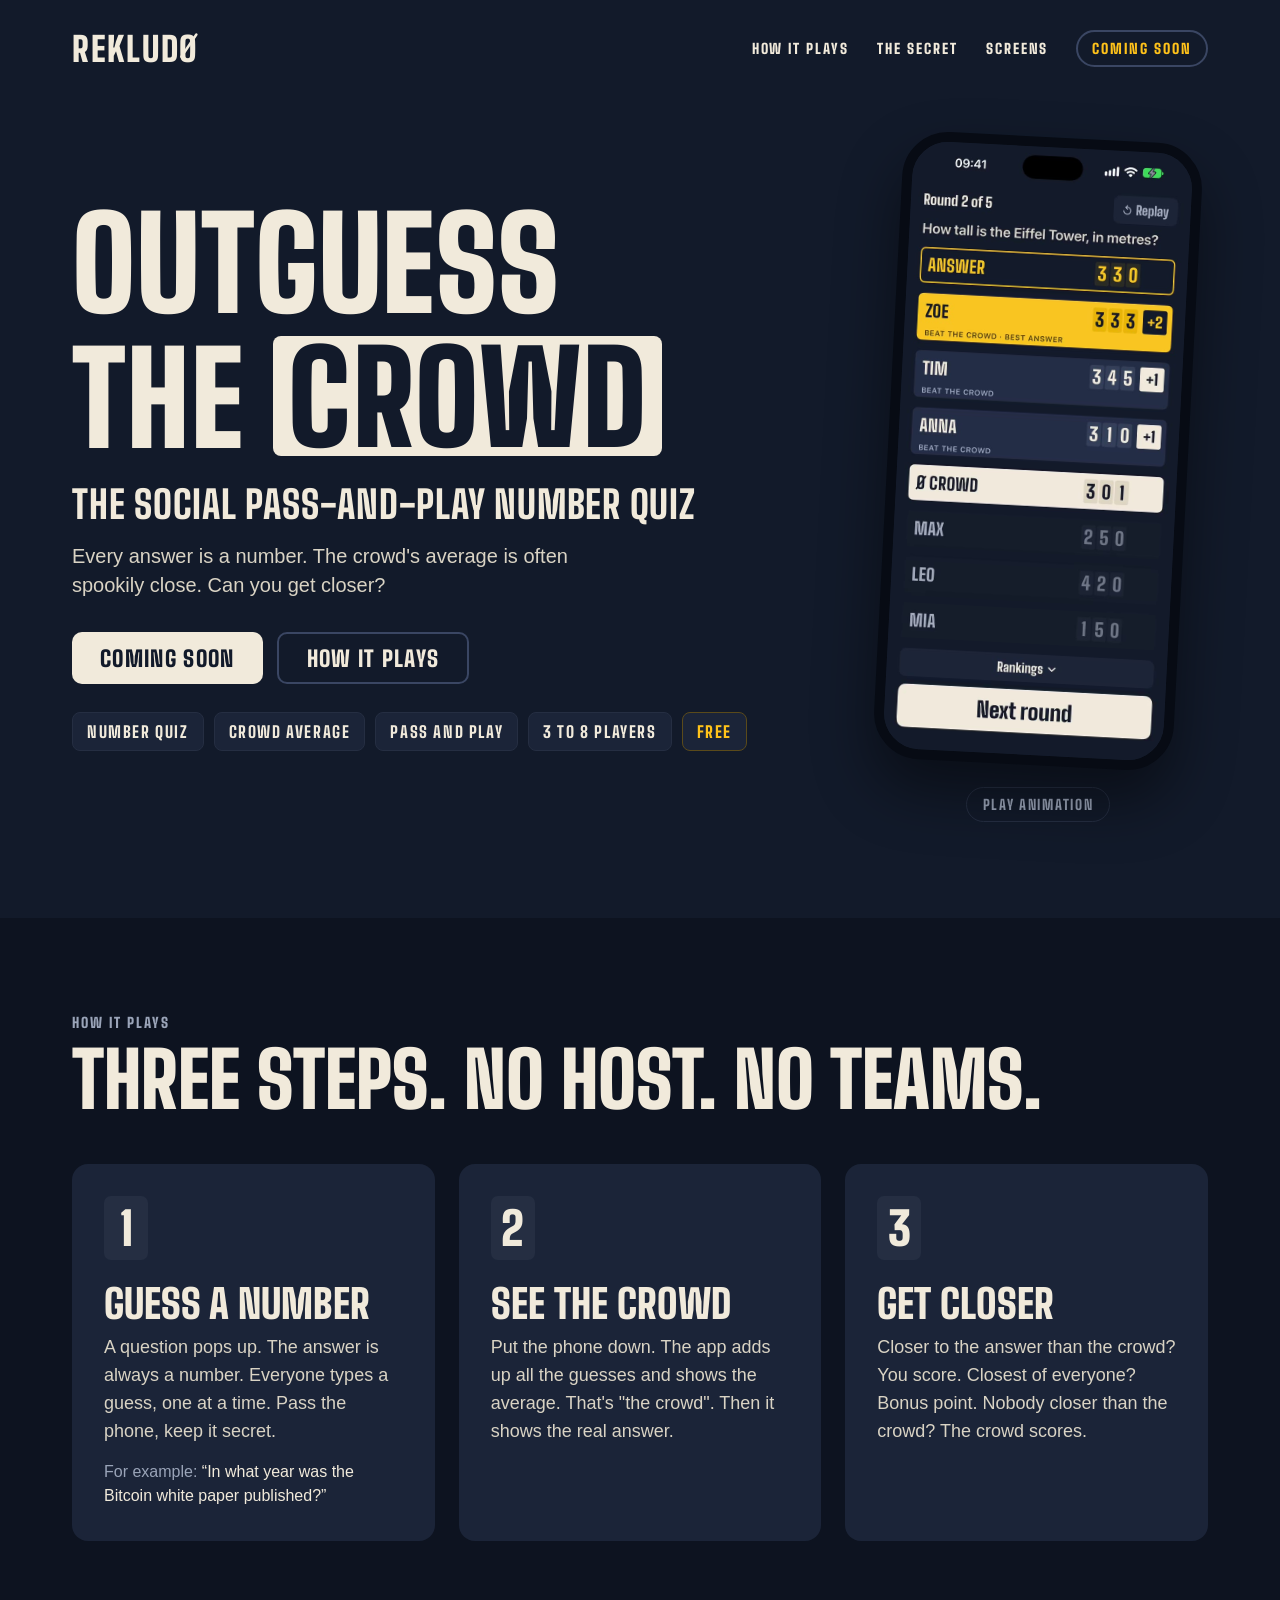
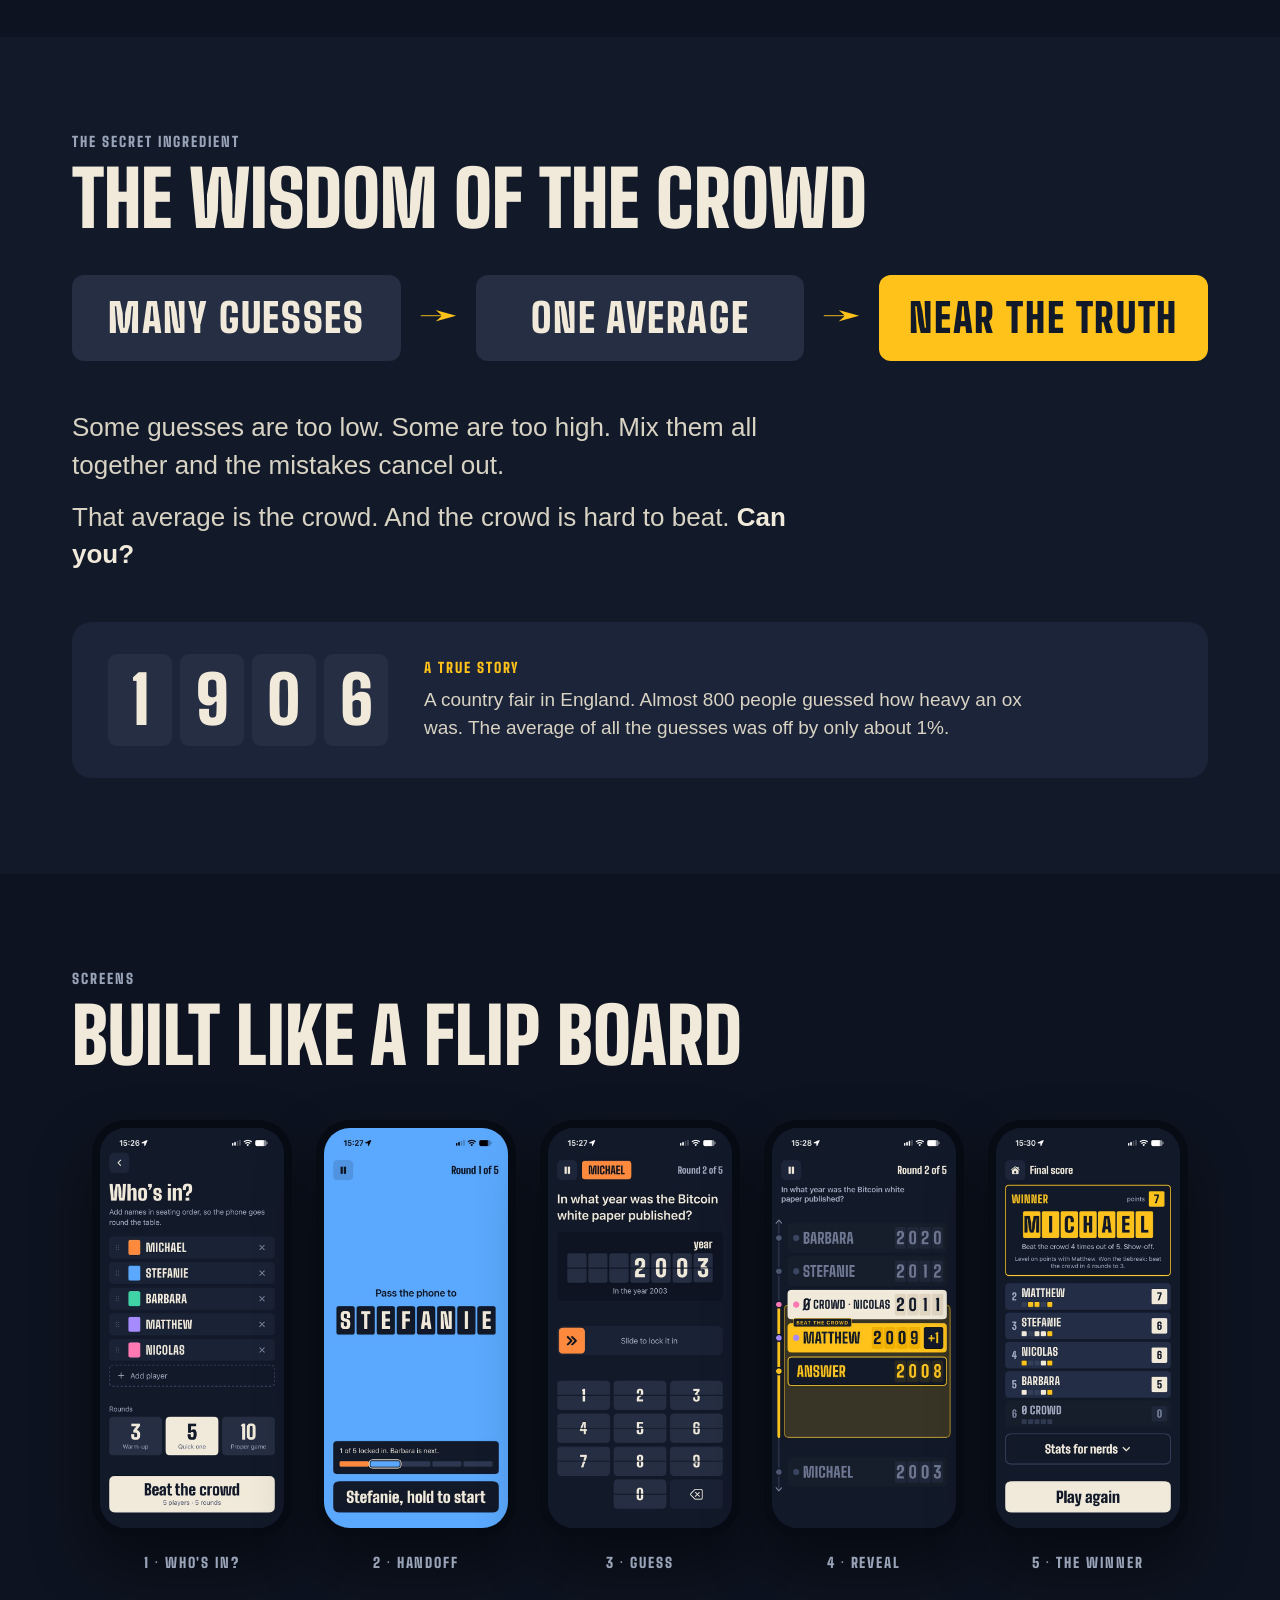
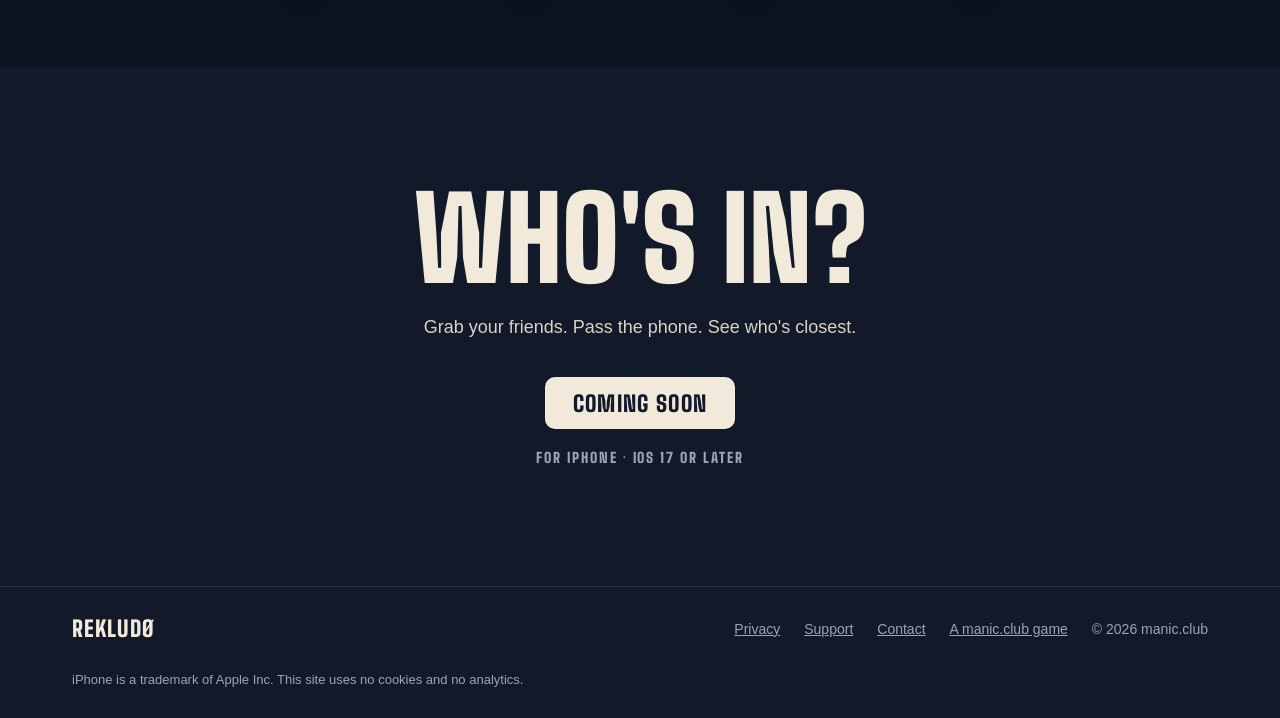
<file: index.html>
<!doctype html>
<html lang="en">
<head>
<meta charset="utf-8">
<script>document.documentElement.className += " js";</script>
<meta name="viewport" content="width=device-width, initial-scale=1, viewport-fit=cover">
<title>Rekludo: Outguess the crowd. The social pass-and-play number quiz.</title>
<meta name="description" content="A social pass-and-play number quiz for 3 to 8 players. Every answer is a number. Everyone guesses, the crowd's average appears next to the truth, and the closest player wins. Free for iPhone.">
<meta name="theme-color" content="#121A2A">
<meta name="color-scheme" content="dark">
<link rel="canonical" href="https://rekludo.com/">
<link rel="icon" type="image/png" sizes="32x32" href="img/favicon-32.png">
<link rel="apple-touch-icon" href="img/apple-touch-icon.png">
<link rel="preload" href="img/reveal-poster.jpg" as="image">
<link rel="preload" href="fonts/BigShoulders.woff2" as="font" type="font/woff2" crossorigin>
<link rel="stylesheet" href="style.css">
<meta property="og:type" content="website">
<meta property="og:site_name" content="Rekludo">
<meta property="og:title" content="Rekludo: Outguess the crowd.">
<meta property="og:description" content="The social pass-and-play number quiz. Everyone guesses a number, the crowd's average shows up, and the closest player wins.">
<meta property="og:url" content="https://rekludo.com/">
<meta property="og:image" content="https://rekludo.com/img/og-image.jpg">
<meta property="og:image:width" content="1200">
<meta property="og:image:height" content="630">
<meta property="og:image:alt" content="Rekludo: Beat the crowd, next to a phone showing a round result">
<meta name="twitter:card" content="summary_large_image">
<meta name="twitter:image" content="https://rekludo.com/img/og-image.jpg">
<!-- At launch, add: <meta name="apple-itunes-app" content="app-id=6835205482"> -->
</head>
<body>
<a class="skip" href="#main">Skip to content</a>

<header class="wrap nav">
  <a class="logo" href="/" aria-label="Rekludo home" data-roll>REKLUD<span class="oslash" aria-hidden="true">O<svg viewBox="0 0 100 100" preserveAspectRatio="none" focusable="false"><line x1="12" y1="88" x2="88" y2="12" pathLength="1"/></svg></span></a>
  <nav class="nav-links" aria-label="Main">
    <a class="cap" href="#how">How it plays</a>
    <a class="cap" href="#why">The secret</a>
    <a class="cap" href="#screens">Screens</a>
    <span class="pill">Coming soon</span>
  </nav>
</header>

<main id="main">
  <section class="wrap hero" aria-labelledby="hero-title">
    <div class="hero-text">
      <h1 id="hero-title" data-roll aria-label="Outguess the crowd"><span class="l1">Outguess</span><span class="l2">the <span class="box">crowd</span></span></h1>
      <p class="tagline">The social pass-and-play number quiz</p>
      <p class="hook">Every answer is a number. The crowd's average is often spookily close. Can you get closer?</p>
      <div class="actions">
        <span class="btn btn-soon">Coming soon</span>
        <a class="btn btn-line" href="#how">How it plays</a>
      </div>
      <ul class="chips" aria-label="At a glance">
        <li>Number quiz</li>
        <li>Crowd average</li>
        <li>Pass and play</li>
        <li>3 to 8 players</li>
        <li>Free</li>
      </ul>
    </div>
    <div class="hero-phone">
      <div class="phone-col">
        <div class="phone tilt">
          <video id="hero-video" autoplay muted loop playsinline preload="auto" width="640" height="1390" poster="img/reveal-poster.jpg"
                 aria-label="Rekludo reveal: the crowd's average lands at 301, the answer is 330, and three players beat the crowd and score">
            <source src="video/reveal-hero.mp4" type="video/mp4">
          </video>
        </div>
        <button id="vtoggle" class="vtoggle" type="button" aria-controls="hero-video" aria-pressed="false">Pause animation</button>
      </div>
    </div>
  </section>

  <section id="how" class="band" aria-labelledby="how-title">
    <div class="wrap">
      <div class="cap">How it plays</div>
      <h2 id="how-title">Three steps. No host. No teams.</h2>
      <ol class="steps">
        <li class="step">
          <span class="t" aria-hidden="true">1</span>
          <h3>Guess a number</h3>
          <p>A question pops up. The answer is always a number. Everyone types a guess, one at a time. Pass the phone, keep it secret.</p>
          <p class="eg">For example: <q>In what year was the Bitcoin white paper published?</q></p>
        </li>
        <li class="step">
          <span class="t" aria-hidden="true">2</span>
          <h3>See the crowd</h3>
          <p>Put the phone down. The app adds up all the guesses and shows the average. That's "the crowd". Then it shows the real answer.</p>
        </li>
        <li class="step">
          <span class="t" aria-hidden="true">3</span>
          <h3>Get closer</h3>
          <p>Closer to the answer than the crowd? You score. Closest of everyone? Bonus point. Nobody closer than the crowd? The crowd scores.</p>
        </li>
      </ol>
    </div>
  </section>

  <section id="why" class="wrap why" aria-labelledby="why-title">
    <div class="cap">The secret ingredient</div>
    <h2 id="why-title" style="margin-bottom: 40px">The wisdom of the crowd</h2>
    <div class="formula" role="img" aria-label="Many guesses, averaged, land near the truth">
      <span class="ft">Many guesses</span><span class="fo" aria-hidden="true">&rarr;</span><span class="ft">One average</span><span class="fo" aria-hidden="true">&rarr;</span><span class="ft gold">Near the truth</span>
    </div>
    <div class="why-copy">
      <p>Some guesses are too low. Some are too high. Mix them all together and the mistakes cancel out.</p>
      <p>That average is the crowd. And the crowd is hard to beat. <strong>Can you?</strong></p>
    </div>
    <figure class="fact">
      <div class="fact-tiles" aria-hidden="true"><span class="t">1</span><span class="t">9</span><span class="t">0</span><span class="t">6</span></div>
      <figcaption><span class="cap">A true story</span>A country fair in England. Almost 800 people guessed how heavy an ox was. The average of all the guesses was off by only about 1%.</figcaption>
    </figure>
  </section>

  <section id="screens" class="band screens" aria-labelledby="screens-title">
    <div class="wrap">
    <div class="cap">Screens</div>
    <h2 id="screens-title" style="margin-bottom:48px">Built like a flip board</h2>
    <ul class="shots">
      <li><div class="phone small"><img loading="lazy" src="img/setup.jpg" width="620" height="1347" alt="Setup screen: who's in? Five players and the rounds to choose from"></div><div class="cap">1 · Who's in?</div></li>
      <li><div class="phone small"><img loading="lazy" src="img/handoff.jpg" width="620" height="1347" alt="Handoff screen: pass the phone to Stefanie, hold to start"></div><div class="cap">2 · Handoff</div></li>
      <li><div class="phone small"><img loading="lazy" src="img/guess.jpg" width="620" height="1347" alt="Guess screen with a year on flap tiles and a number keypad"></div><div class="cap">3 · Guess</div></li>
      <li><div class="phone small"><img loading="lazy" src="img/reveal.jpg" width="620" height="1347" alt="Reveal in mid-animation: the crowd, the answer and a player landing on the axis"></div><div class="cap">4 · Reveal</div></li>
      <li><div class="phone small"><img loading="lazy" src="img/final.jpg" width="620" height="1347" alt="Final score: the winner's name on yellow flap tiles above the ranking"></div><div class="cap">5 · The winner</div></li>
    </ul>
    </div>
  </section>
  <section class="wrap cta" aria-labelledby="cta-title">
    <h2 id="cta-title">Who's in?</h2>
    <p>Grab your friends. Pass the phone. See who's closest.</p>
    <span class="btn btn-soon">Coming soon</span>
    <div class="cap">For iPhone · iOS 17 or later</div>
  </section>
</main>

<footer class="foot">
  <div class="foot-in">
    <a class="logo" href="/" aria-label="Rekludo home">REKLUD<span class="oslash" aria-hidden="true">O<svg viewBox="0 0 100 100" preserveAspectRatio="none" focusable="false"><line x1="12" y1="88" x2="88" y2="12" pathLength="1"/></svg></span></a>
    <div class="foot-links">
      <a href="https://manic.club/privacy/rekludo/">Privacy</a>
      <a href="https://manic.club/support/">Support</a>
      <a href="mailto:info@manic.club">Contact</a>
      <a href="https://manic.club">A manic.club game</a>
      <span>© 2026 manic.club</span>
    </div>
  </div>
  <p class="foot-fine">iPhone is a trademark of Apple Inc. This site uses no cookies and no analytics.</p>
</footer>
<script>
/* Rolling letters on load (like the app's Home screen): the logo and the headline roll through random letters and lock
   left to right, the O's slash draws last. Plays once; skipped for reduced motion; afterwards the original markup is put back. */
(function () {
  var root = document.documentElement;
  var targets = Array.prototype.slice.call(document.querySelectorAll('[data-roll]'));
  var reduce = window.matchMedia && matchMedia('(prefers-reduced-motion: reduce)').matches;
  if (reduce || !targets.length || !window.requestAnimationFrame) { root.classList.add('roll-on'); return; }
  var LETTERS = 'ABCDEFGHIJKLMNOPRSTUVY', TICK = 65;
  function wrap(node, list) {
    if (node.nodeType === 3) {
      var frag = document.createDocumentFragment();
      Array.prototype.forEach.call(node.nodeValue, function (ch) {
        if (/\s/.test(ch)) { frag.appendChild(document.createTextNode(ch)); return; }
        var s = document.createElement('span'); s.className = 'rc'; s.setAttribute('aria-hidden', 'true'); s.textContent = ch;
        frag.appendChild(s); list.push({ el: s, ch: ch, i: list.length });
      });
      node.parentNode.replaceChild(frag, node);
    } else if (node.nodeType === 1 && node.tagName.toLowerCase() !== 'svg') {
      Array.prototype.slice.call(node.childNodes).forEach(function (n) { wrap(n, list); });
    }
  }
  function prepare(el, delay, step, base) {
    var job = { el: el, orig: el.innerHTML, list: [], delay: delay, started: false, done: false };
    el.style.visibility = 'hidden';
    Array.prototype.slice.call(el.childNodes).forEach(function (n) { wrap(n, job.list); });
    job.list.forEach(function (l) { l.w = l.el.getBoundingClientRect().width; });
    job.list.forEach(function (l) {          // fixed widths, so rolling letters never move the layout
      l.el.style.display = 'inline-block'; l.el.style.width = l.w + 'px'; l.el.style.textAlign = 'center';
      l.lock = delay + base + l.i * step;
    });
    measure(job);
    el.classList.add('rolling');
    return job;
  }
  function measure(job) {        // how wide every rolling letter is, so a wide letter can be squeezed into a narrow slot
    var first = job.list[0]; job.cw = {};
    if (!first) return;
    var probe = first.el.cloneNode(false);
    probe.style.cssText = 'position:absolute;visibility:hidden;white-space:nowrap;width:auto;transform:none;display:inline-block';
    first.el.parentNode.appendChild(probe);
    for (var i = 0; i < LETTERS.length; i++) { probe.textContent = LETTERS.charAt(i); job.cw[LETTERS.charAt(i)] = probe.getBoundingClientRect().width; }
    probe.parentNode.removeChild(probe);
  }
  function start() {
    var jobs;
    try {
      jobs = [prepare(targets[0], 0, 60, 280)].concat(targets.slice(1).map(function (t) { return prepare(t, 200, 42, 380); }));
    } catch (e) { root.classList.add('roll-on'); targets.forEach(function (t) { t.style.visibility = ''; }); return; }
    root.classList.add('roll-on');
    var t0 = performance.now();
    (function frame(now) {
      var t = now - t0, alive = false;
      jobs.forEach(function (job) {
        if (job.done) return;
        if (t < job.delay) { alive = true; return; }
        if (!job.started) { job.started = true; job.el.style.visibility = ''; }
        var open = false;
        job.list.forEach(function (l) {
          var e = t - job.delay;
          if (t < l.lock) {
            open = true;
            var b = Math.floor(e / TICK), p = (e % TICK) / TICK;
            if (b !== l.b) { l.b = b; l.cur = LETTERS.charAt((b * 7 + l.i * 5) % LETTERS.length); l.el.textContent = l.cur; }
            var sx = Math.min(1, l.w / (job.cw[l.cur] || l.w));
            l.el.style.transform = 'scale(' + sx.toFixed(3) + ',' + Math.max(0.15, Math.abs(Math.cos(Math.PI * p))).toFixed(3) + ')';
          } else {
            if (!l.locked) {
              l.locked = true; l.el.textContent = l.ch;
              var o = l.el.closest ? l.el.closest('.oslash') : null; if (o) o.classList.add('draw');
            }
            var k = t - l.lock;
            l.el.style.transform = k < 130 ? 'scale(' + (1 + 0.07 * (1 - k / 130)).toFixed(3) + ')' : '';
            if (k < 330) open = true;      // keep going until the pop and the slash have finished
          }
        });
        if (open) { alive = true; } else { job.el.innerHTML = job.orig; job.el.classList.remove('rolling'); job.done = true; }
      });
      if (alive) requestAnimationFrame(frame);
    })(t0);
  }
  var go = function () { requestAnimationFrame(start); };
  var timer = setTimeout(go, 1200);                       // never wait long for the font
  (document.fonts && document.fonts.ready ? document.fonts.ready : Promise.resolve()).then(function () { clearTimeout(timer); go(); });
})();
</script>
<script>
(function () {
  var v = document.getElementById('hero-video'), b = document.getElementById('vtoggle');
  if (!v || !b) return;
  if (window.matchMedia && matchMedia('(prefers-reduced-motion: reduce)').matches) { v.removeAttribute('autoplay'); v.pause(); }
  function sync() { b.textContent = v.paused ? 'Play animation' : 'Pause animation'; b.setAttribute('aria-pressed', v.paused ? 'true' : 'false'); }
  b.addEventListener('click', function () { if (v.paused) { v.play(); } else { v.pause(); } });
  v.addEventListener('play', sync); v.addEventListener('pause', sync); sync();
})();
</script>
</body>
</html>
</file>
<file: style.css>
/* Rekludo: one page, no framework, no external requests. Font is hosted here (Big Shoulders, SIL OFL, see fonts/OFL.txt). */
@font-face {
  font-family: "Big Shoulders";
  src: url("fonts/BigShoulders.woff2") format("woff2");
  font-weight: 100 900;
  font-display: swap;
}
:root {
  --board: #121A2A; --deep: #0D1320; --card: #1B2438; --line: #252E42; --edge: #3A4663;
  --ink: #F1EADB; --soft: #D9D3C4; --muted: #9AA4B8; --signal: #FFC21A;
  --display: "Big Shoulders", "Arial Narrow", Impact, sans-serif;
  --text: -apple-system, "SF Pro Text", "Helvetica Neue", Arial, sans-serif;
}
* { box-sizing: border-box; }
html { scroll-behavior: smooth; background: var(--board); }
body { margin: 0; background: var(--board); color: var(--ink); font-family: var(--text); -webkit-font-smoothing: antialiased; }
a { color: var(--ink); }
a:hover { color: var(--signal); }
:focus-visible { outline: 3px solid var(--signal); outline-offset: 3px; border-radius: 6px; }
img { max-width: 100%; }
.wrap { max-width: 1200px; margin: 0 auto; padding: 0 32px; }
.skip { position: absolute; left: -999px; top: 8px; background: var(--ink); color: var(--board); padding: 10px 16px; border-radius: 8px; z-index: 10; }
.skip:focus { left: 8px; }

.bs { font-family: var(--display); text-transform: uppercase; }
.cap { font-family: var(--display); text-transform: uppercase; font-weight: 900; font-size: 14px; letter-spacing: .14em; color: var(--muted); }
h1, h2, h3 { font-family: var(--display); text-transform: uppercase; font-weight: 900; margin: 0; }
h2 { font-size: clamp(48px, 6vw, 80px); line-height: .95; margin: 12px 0 48px; }

/* tiles, as on the flip board */
.t { display: inline-flex; align-items: center; justify-content: center; width: 44px; height: 64px; border-radius: 7px;
  font-family: var(--display); font-weight: 900; font-size: 46px; color: var(--ink);
  background: #252E42; }

.btn { display: inline-flex; align-items: center; justify-content: center; min-height: 52px; padding: 0 28px; border-radius: 10px;
  font-family: var(--display); text-transform: uppercase; font-weight: 900; font-size: 22px; letter-spacing: .06em; text-decoration: none; }
.btn-main { background: var(--ink); color: var(--board); }
.btn-soon { background: var(--ink); color: var(--board); cursor: default; }
.btn-line { border: 2px solid var(--edge); color: var(--ink); }
.btn-line:hover { border-color: var(--signal); }

/* nav */
.nav { display: flex; align-items: center; justify-content: space-between; gap: 16px; flex-wrap: wrap; padding-top: 28px; padding-bottom: 28px; }
.logo { font-family: var(--display); font-weight: 900; font-size: 34px; letter-spacing: .05em; text-transform: uppercase; text-decoration: none; }
.nav-links { display: flex; align-items: center; gap: 28px; flex-wrap: wrap; }
.nav-links a { text-decoration: none; color: var(--ink); }
.pill { font-family: var(--display); text-transform: uppercase; font-weight: 900; font-size: 14px; letter-spacing: .14em;
  padding: 8px 14px; border: 2px solid var(--edge); border-radius: 999px; color: var(--signal); }

/* hero */
.hero { display: flex; flex-wrap: wrap; align-items: center; gap: 56px; padding-top: 40px; padding-bottom: 96px; }
.hero-text { flex: 1 1 520px; min-width: 0; }
.hero h1 { font-size: clamp(64px, 10vw, 140px); line-height: .88; letter-spacing: .01em; margin-top: 0; }
.hero h1 .l1, .hero h1 .l2 { display: block; }
.hero h1 .l2 { margin-top: .12em; }
.hero h1 .box { display: inline-block; color: var(--board); background: var(--ink); padding: .06em .12em .02em; line-height: .86; border-radius: 8px; }
.lead { font-size: 20px; line-height: 1.5; max-width: 520px; margin: 32px 0 0; color: var(--soft); }
.tagline { font-family: var(--display); text-transform: uppercase; font-weight: 800; font-size: clamp(26px, 3vw, 40px); line-height: 1.05; letter-spacing: .02em; margin: 28px 0 0; color: var(--ink); }
.hook { font-size: 20px; line-height: 1.45; max-width: 520px; margin: 18px 0 0; color: var(--soft); }
.actions { display: flex; flex-wrap: wrap; gap: 14px; margin-top: 32px; }
.chips { display: flex; flex-wrap: wrap; gap: 10px; list-style: none; margin: 28px 0 0; padding: 0; }
.chips li { font-family: var(--display); text-transform: uppercase; font-weight: 800; font-size: 16px; letter-spacing: .1em; color: var(--ink);
  padding: 9px 14px; border-radius: 8px; background: var(--card); border: 1px solid var(--line); }
.chips li:last-child { color: var(--signal); border-color: #5a4a1a; }
.hero .cap.note { margin-top: 22px; }
.hero .fine { margin: 10px 0 0; font-size: 14px; color: var(--muted); }
.hero-phone { flex: 0 1 340px; display: flex; justify-content: center; }
.phone-col { display: flex; flex-direction: column; align-items: center; gap: 22px; }
.vtoggle { font-family: var(--display); text-transform: uppercase; font-weight: 800; font-size: 14px; letter-spacing: .12em; color: var(--muted);
  background: none; border: 1px solid var(--line); border-radius: 999px; padding: 8px 16px; cursor: pointer; }
.vtoggle:hover { color: var(--ink); border-color: var(--edge); }

/* phone frame */
.phone { width: 300px; border-radius: 46px; border: 10px solid #070B14; background: var(--board); overflow: hidden; flex: none;
  box-shadow: 0 30px 60px rgba(0, 0, 0, .45); }
.phone img, .phone video { display: block; width: 100%; height: auto; }
.phone.small { width: 200px; border-width: 8px; border-radius: 34px; }
.tilt { transform: rotate(3deg); }

/* steps */
.band { background: var(--deep); padding: 96px 0; }
.steps { display: grid; grid-template-columns: repeat(3, minmax(0, 1fr)); grid-template-rows: auto auto auto 1fr; column-gap: 24px; row-gap: 0; list-style: none; margin: 0; padding: 0; }
/* each card spans the same four rows, so tiles, titles and texts line up across all three */
.step { display: grid; grid-template-rows: subgrid; grid-row: span 4; background: var(--card); border-radius: 16px; padding: 32px; min-width: 0; align-content: start; }
.step h3 { font-size: 40px; margin: 24px 0 10px; line-height: 1; }
.step p { margin: 0; line-height: 1.55; color: var(--soft); font-size: 18px; }
.step p.eg { margin-top: 14px; font-size: 16px; color: var(--muted); align-self: start; }
.step p.eg q { color: var(--ink); quotes: "\201C" "\201D"; }

/* screens */
.band.screens { padding: 96px 0; }
.shots { display: flex; flex-wrap: wrap; justify-content: center; gap: 24px; margin: 0; padding: 0; list-style: none; }
.shots li { display: flex; flex-direction: column; align-items: center; gap: 18px; }


/* closing call */
.cta { padding-top: 120px; padding-bottom: 120px; text-align: center; }
.cta h2 { font-size: clamp(60px, 9vw, 128px); line-height: .9; margin: 0; }
.cta p { margin: 24px auto 36px; font-size: 18px; line-height: 1.5; color: var(--soft); max-width: 480px; }
.cta .cap { margin-top: 20px; }

/* footer */
.foot { border-top: 1px solid var(--line); }
.foot-in { display: flex; justify-content: space-between; align-items: center; flex-wrap: wrap; gap: 14px; padding: 28px 32px; max-width: 1200px; margin: 0 auto; }
.foot .logo { font-size: 22px; }
.foot-links { display: flex; gap: 24px; flex-wrap: wrap; font-size: 14px; color: var(--muted); }
.foot-links a { color: var(--muted); }
.foot-links a:hover { color: var(--ink); }
.foot-fine { max-width: 1200px; margin: 0 auto; padding: 0 32px 28px; font-size: 13px; line-height: 1.5; color: var(--muted); }

@media (max-width: 820px) {
  .wrap, .foot-in, .foot-fine { padding-left: 20px; padding-right: 20px; }
  .steps { grid-template-columns: 1fr; grid-template-rows: none; row-gap: 20px; }
  .step { grid-template-rows: none; grid-row: auto; }
  .hero { padding-bottom: 64px; gap: 40px; }
  .band { padding: 64px 0; }
  .screens { padding-top: 64px; padding-bottom: 64px; }
  .cta { padding-top: 80px; padding-bottom: 80px; }
  .nav-links .cap { display: none; }
  .phone { width: 270px; }
  .phone.small { width: 200px; }
}
@media (prefers-reduced-motion: no-preference) {
  .tilt { transition: transform .4s ease; }
  .tilt:hover { transform: rotate(0deg); }
}

/* the app's slashed O: a plain O with a long diagonal through it */
.oslash { position: relative; display: inline-block; }
.oslash svg { position: absolute; left: 0; width: 100%; top: .1em; height: .86em; overflow: visible; }
.oslash line { stroke: currentColor; stroke-width: .075em; stroke-linecap: round; vector-effect: non-scaling-stroke; }

/* the psychology bit: one column, everything on the same left and right edges */
.why { padding-top: 96px; padding-bottom: 96px; }
.why h2 { margin-bottom: 40px; }
/* the magic formula: three equal tiles across the full width */
.formula { display: grid; grid-template-columns: 1fr auto 1fr auto 1fr; align-items: stretch; gap: 18px; margin: 0 0 48px; }
.ft { font-family: var(--display); text-transform: uppercase; font-weight: 900; font-size: clamp(22px, 3.2vw, 40px); letter-spacing: .04em; color: var(--ink);
  padding: 22px 16px; border-radius: 12px; background: #252E42; text-align: center; display: flex; align-items: center; justify-content: center; line-height: 1.05; }
.ft.gold { color: var(--board); background: #FFC21A; }
.fo { font-family: var(--display); font-weight: 900; font-size: clamp(28px, 3.6vw, 44px); line-height: 1; color: var(--signal); align-self: center; }
.why-copy { max-width: 760px; margin-bottom: 48px; }
.why-copy p { font-size: clamp(21px, 2.2vw, 26px); line-height: 1.45; color: var(--soft); margin: 0 0 14px; }
.why-copy strong { color: var(--ink); }
.fact { margin: 0; display: flex; align-items: center; gap: 36px; background: var(--card); border-radius: 20px; padding: 32px 36px; }
.fact-tiles { display: flex; gap: 8px; flex: none; }
.fact-tiles .t { width: 64px; height: 92px; font-size: 66px; border-radius: 9px; }
.fact figcaption { font-size: 19px; line-height: 1.5; color: var(--soft); max-width: 640px; }
.fact figcaption .cap { display: block; margin-bottom: 8px; color: var(--signal); }
@media (max-width: 820px) {
  .why { padding-top: 64px; padding-bottom: 64px; }
  .chips li { font-size: 15px; }
  .formula { grid-template-columns: 1fr; gap: 6px; justify-items: stretch; }
  .fo { transform: rotate(90deg); justify-self: center; }
  .fact { flex-direction: column; align-items: flex-start; gap: 22px; padding: 26px; }
  .fact-tiles .t { width: 54px; height: 78px; font-size: 56px; }
}

/* rolling letters on load: hidden until the script starts (a timed fallback shows the text if it never does) */
.js:not(.roll-on) [data-roll] { visibility: hidden; animation: roll-unhide 0s 2.5s forwards; }
@keyframes roll-unhide { to { visibility: visible; } }
.rc { transform-origin: 50% 55%; }
.rolling .oslash line { stroke-dasharray: 1; stroke-dashoffset: 1; }
.rolling .oslash.draw line { stroke-dashoffset: 0; transition: stroke-dashoffset .28s ease-out; }
</file>
